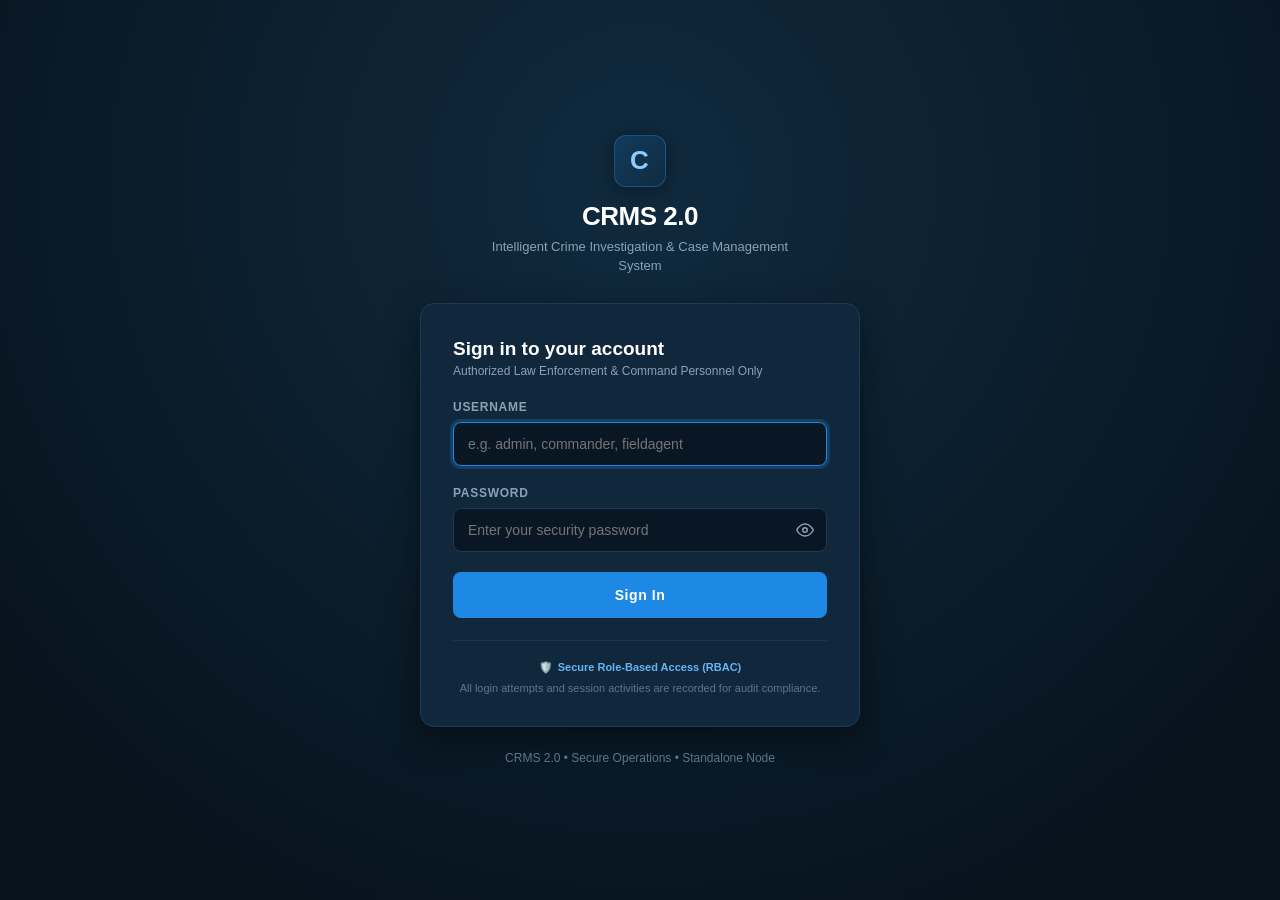
<file: web/login.html>
<!doctype html>
<html lang="en">
<head>
  <meta charset="UTF-8" />
  <meta name="viewport" content="width=device-width, initial-scale=1.0" />
  <title>CRMS 2.0 — Secure Sign In</title>
  <style>
    :root {
      --bg-dark: #07131d;
      --navy-deep: #0c1e2d;
      --navy-card: #11283c;
      --navy-border: #1d3b56;
      --accent-blue: #1e88e5;
      --accent-blue-hover: #1565c0;
      --text-main: #f0f6fc;
      --text-muted: #8ba2b5;
      --text-dim: #5c758a;
      --error-bg: #3c1418;
      --error-border: #842029;
      --error-text: #ea868f;
      --success-bg: #0f2e22;
      --success-border: #198754;
      --success-text: #75b798;
    }

    * { box-sizing: border-box; margin: 0; padding: 0; }

    body {
      min-height: 100vh;
      background: radial-gradient(circle at 50% 20%, #102a3e 0%, var(--bg-dark) 85%);
      color: var(--text-main);
      font-family: -apple-system, BlinkMacSystemFont, "Segoe UI", Roboto, "Helvetica Neue", Arial, sans-serif;
      display: flex;
      flex-direction: column;
      justify-content: center;
      align-items: center;
      padding: 24px;
    }

    .login-container {
      width: 100%;
      max-width: 440px;
    }

    .brand-header {
      text-align: center;
      margin-bottom: 28px;
    }

    .brand-logo {
      display: inline-flex;
      align-items: center;
      justify-content: center;
      width: 52px;
      height: 52px;
      border-radius: 12px;
      background: linear-gradient(135deg, rgba(30,136,229,0.2) 0%, rgba(15,45,61,0.6) 100%);
      border: 1px solid rgba(30,136,229,0.4);
      color: #90caf9;
      font-weight: 800;
      font-size: 26px;
      letter-spacing: 0.05em;
      margin-bottom: 14px;
      box-shadow: 0 4px 20px rgba(0,0,0,0.35);
    }

    .brand-title {
      font-size: 26px;
      font-weight: 800;
      letter-spacing: -0.02em;
      color: #ffffff;
      margin-bottom: 6px;
    }

    .brand-subtitle {
      font-size: 13px;
      color: var(--text-muted);
      line-height: 1.45;
      max-width: 340px;
      margin: 0 auto;
    }

    .login-card {
      background: var(--navy-card);
      border: 1px solid var(--navy-border);
      border-radius: 14px;
      padding: 34px 32px 30px;
      box-shadow: 0 12px 36px rgba(0, 0, 0, 0.45);
    }

    .card-title {
      font-size: 19px;
      font-weight: 700;
      color: #ffffff;
      margin-bottom: 4px;
    }

    .card-meta {
      font-size: 12px;
      color: var(--text-muted);
      margin-bottom: 22px;
    }

    .alert {
      padding: 11px 14px;
      border-radius: 8px;
      font-size: 13px;
      line-height: 1.4;
      margin-bottom: 20px;
      display: none;
    }

    .alert.error {
      display: block;
      background: var(--error-bg);
      border: 1px solid var(--error-border);
      color: var(--error-text);
    }

    .alert.success {
      display: block;
      background: var(--success-bg);
      border: 1px solid var(--success-border);
      color: var(--success-text);
    }

    .form-group {
      margin-bottom: 20px;
    }

    .form-label {
      display: block;
      font-size: 12px;
      font-weight: 600;
      text-transform: uppercase;
      letter-spacing: 0.06em;
      color: var(--text-muted);
      margin-bottom: 8px;
    }

    .input-wrapper {
      position: relative;
      display: flex;
      align-items: center;
    }

    .form-input {
      width: 100%;
      height: 44px;
      background: #091724;
      border: 1px solid var(--navy-border);
      border-radius: 8px;
      color: #ffffff;
      font-size: 14px;
      padding: 0 14px;
      transition: border-color 0.15s, box-shadow 0.15s;
    }

    .form-input:focus {
      outline: none;
      border-color: var(--accent-blue);
      box-shadow: 0 0 0 3px rgba(30, 136, 229, 0.25);
    }

    .password-input {
      padding-right: 44px;
    }

    .toggle-password {
      position: absolute;
      right: 4px;
      top: 4px;
      bottom: 4px;
      width: 36px;
      background: transparent;
      border: none;
      color: var(--text-muted);
      cursor: pointer;
      display: flex;
      align-items: center;
      justify-content: center;
      border-radius: 6px;
      transition: color 0.15s;
    }

    .toggle-password:hover {
      color: #ffffff;
    }

    .toggle-password svg {
      width: 18px;
      height: 18px;
      fill: none;
      stroke: currentColor;
      stroke-width: 2;
      stroke-linecap: round;
      stroke-linejoin: round;
    }

    .submit-btn {
      width: 100%;
      height: 46px;
      background: var(--accent-blue);
      color: #ffffff;
      border: none;
      border-radius: 8px;
      font-size: 14px;
      font-weight: 700;
      letter-spacing: 0.04em;
      cursor: pointer;
      display: flex;
      align-items: center;
      justify-content: center;
      gap: 8px;
      transition: background 0.15s, transform 0.1s;
      margin-top: 10px;
    }

    .submit-btn:hover:not(:disabled) {
      background: var(--accent-blue-hover);
      transform: translateY(-1px);
    }

    .submit-btn:disabled {
      opacity: 0.65;
      cursor: not-allowed;
    }

    .spinner {
      width: 16px;
      height: 16px;
      border: 2px solid rgba(255, 255, 255, 0.3);
      border-top-color: #ffffff;
      border-radius: 50%;
      animation: spin 0.8s linear infinite;
      display: none;
    }

    @keyframes spin {
      to { transform: rotate(360deg); }
    }

    .card-footer {
      margin-top: 22px;
      padding-top: 18px;
      border-top: 1px solid rgba(255,255,255,0.06);
      text-align: center;
      font-size: 11px;
      color: var(--text-dim);
      line-height: 1.5;
    }

    .footer-badge {
      display: inline-flex;
      align-items: center;
      gap: 5px;
      color: #64b5f6;
      font-weight: 600;
      margin-bottom: 4px;
    }

    .system-footer {
      text-align: center;
      margin-top: 24px;
      font-size: 12px;
      color: var(--text-dim);
    }
  </style>
</head>
<body>
  <div class="login-container">
    <div class="brand-header">
      <div class="brand-logo" aria-hidden="true">C</div>
      <h1 class="brand-title">CRMS 2.0</h1>
      <p class="brand-subtitle">Intelligent Crime Investigation &amp; Case Management System</p>
    </div>

    <div class="login-card">
      <h2 class="card-title">Sign in to your account</h2>
      <p class="card-meta">Authorized Law Enforcement &amp; Command Personnel Only</p>

      <div id="alertBox" class="alert" role="alert"></div>

      <form id="loginForm" method="POST" action="/login">
        <div class="form-group">
          <label class="form-label" for="username">Username</label>
          <div class="input-wrapper">
            <input
              type="text"
              id="username"
              name="username"
              class="form-input"
              autocomplete="username"
              required
              autofocus
              placeholder="e.g. admin, commander, fieldagent"
            />
          </div>
        </div>

        <div class="form-group">
          <label class="form-label" for="password">Password</label>
          <div class="input-wrapper">
            <input
              type="password"
              id="password"
              name="password"
              class="form-input password-input"
              autocomplete="current-password"
              required
              placeholder="Enter your security password"
            />
            <button
              type="button"
              id="togglePassword"
              class="toggle-password"
              aria-label="Toggle password visibility"
              tabindex="-1"
            >
              <svg id="eyeOpen" viewBox="0 0 24 24">
                <path d="M1 12s4-8 11-8 11 8 11 8-4 8-11 8-11-8-11-8z"></path>
                <circle cx="12" cy="12" r="3"></circle>
              </svg>
              <svg id="eyeClosed" viewBox="0 0 24 24" style="display:none;">
                <path d="M17.94 17.94A10.07 10.07 0 0 1 12 20c-7 0-11-8-11-8a18.45 18.45 0 0 1 5.06-5.94M9.9 4.24A9.12 9.12 0 0 1 12 4c7 0 11 8 11 8a18.5 18.5 0 0 1-2.16 3.19m-6.72-1.07a3 3 0 1 1-4.24-4.24"></path>
                <line x1="1" y1="1" x2="23" y2="23"></line>
              </svg>
            </button>
          </div>
        </div>

        <button type="submit" id="submitBtn" class="submit-btn">
          <span class="spinner" id="spinner"></span>
          <span id="btnText">Sign In</span>
        </button>

        <div class="card-footer">
          <div class="footer-badge">
            <span>🛡️</span> Secure Role-Based Access (RBAC)
          </div>
          <div>All login attempts and session activities are recorded for audit compliance.</div>
        </div>
      </form>
    </div>

    <div class="system-footer">
      CRMS 2.0 &bull; Secure Operations &bull; Standalone Node
    </div>
  </div>

  <script>
    (function() {
      const form = document.getElementById('loginForm');
      const submitBtn = document.getElementById('submitBtn');
      const btnText = document.getElementById('btnText');
      const spinner = document.getElementById('spinner');
      const alertBox = document.getElementById('alertBox');
      const passwordInput = document.getElementById('password');
      const togglePassword = document.getElementById('togglePassword');
      const eyeOpen = document.getElementById('eyeOpen');
      const eyeClosed = document.getElementById('eyeClosed');

      // Check URL query params for status
      const params = new URLSearchParams(window.location.search);
      if (params.get('loggedOut') === 'true') {
        alertBox.className = 'alert success';
        alertBox.textContent = 'You have been securely signed out.';
      } else if (params.get('error')) {
        alertBox.className = 'alert error';
        alertBox.textContent = 'Invalid username or password.';
      }

      // Password visibility toggle
      togglePassword.addEventListener('click', function() {
        const isPassword = passwordInput.getAttribute('type') === 'password';
        passwordInput.setAttribute('type', isPassword ? 'text' : 'password');
        eyeOpen.style.display = isPassword ? 'none' : 'block';
        eyeClosed.style.display = isPassword ? 'block' : 'none';
        passwordInput.focus();
      });

      // Submit handling with clean feedback
      form.addEventListener('submit', async function(e) {
        e.preventDefault();
        alertBox.style.display = 'none';

        const username = document.getElementById('username').value.trim();
        const password = passwordInput.value;

        if (!username || !password) {
          alertBox.className = 'alert error';
          alertBox.textContent = 'Please enter both username and password.';
          return;
        }

        // Set loading state
        submitBtn.disabled = true;
        spinner.style.display = 'inline-block';
        btnText.textContent = 'Authenticating...';

        try {
          const body = new URLSearchParams();
          body.append('username', username);
          body.append('password', password);

          const response = await fetch('/login', {
            method: 'POST',
            headers: {
              'Content-Type': 'application/x-www-form-urlencoded',
              'Accept': 'application/json',
              'X-Requested-With': 'XMLHttpRequest'
            },
            body: body.toString()
          });

          if (response.ok) {
            btnText.textContent = 'Redirecting...';
            window.location.replace('/dashboard');
          } else {
            submitBtn.disabled = false;
            spinner.style.display = 'none';
            btnText.textContent = 'Sign In';
            alertBox.className = 'alert error';
            alertBox.textContent = 'Invalid username or password.';
            passwordInput.value = '';
            passwordInput.focus();
          }
        } catch (err) {
          // If fetch fails (network), fallback to traditional form submit
          form.submit();
        }
      });
    })();
  </script>
</body>
</html>
</file>
